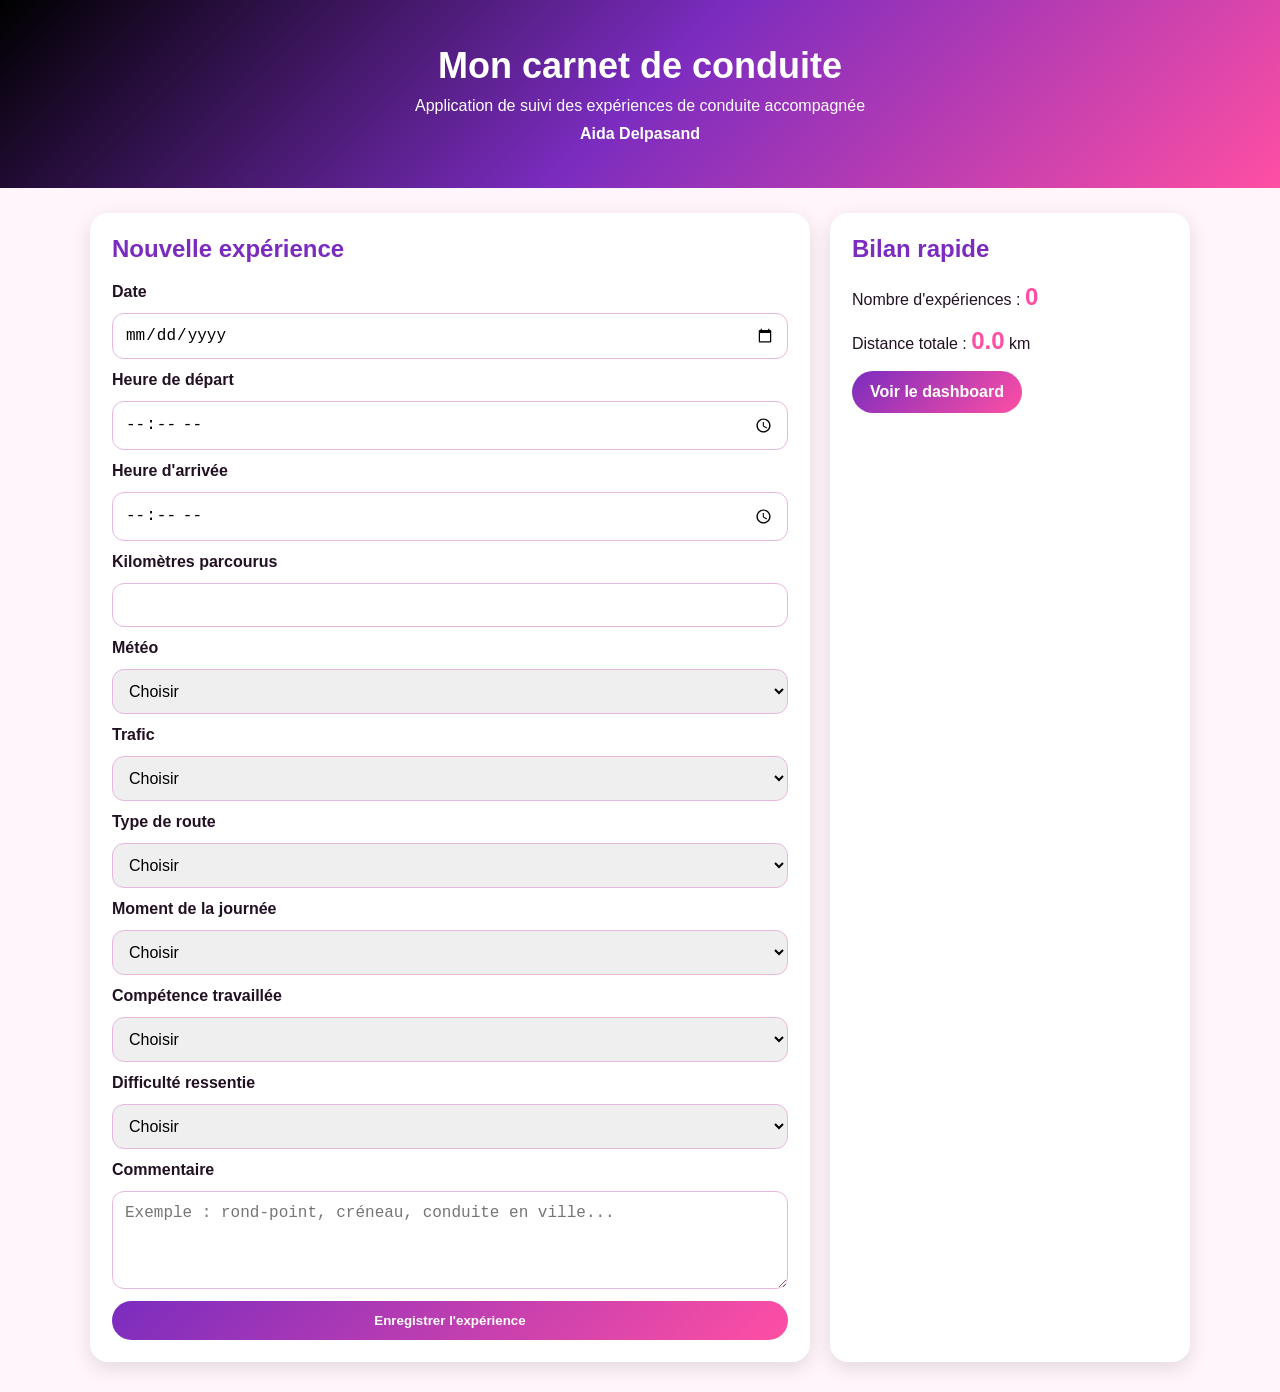
<file: index.html>
<!DOCTYPE html>
<html lang="fr">

<head>
    <meta charset="UTF-8">
    <meta name="viewport" content="width=device-width, initial-scale=1.0">
    <title>Mon carnet de conduite</title>

    <link rel="stylesheet" href="style.css">

    <script src="donnees.js" defer></script>
    <script src="script.js" defer></script>
</head>

<body>

    <header class="hero">
        <h1>Mon carnet de conduite</h1>

        <p>
            Application de suivi des expériences de conduite accompagnée
        </p>

        <p class="student">
            Aida Delpasand
        </p>
    </header>

    <main class="container">

        <section class="card">

            <h2>Nouvelle expérience</h2>

            <form id="formConduite">

                <label for="dateExperience">Date</label>
                <input type="date" id="dateExperience" required>

                <label for="heureDepart">Heure de départ</label>
                <input type="time" id="heureDepart" required>

                <label for="heureArrivee">Heure d'arrivée</label>
                <input type="time" id="heureArrivee" required>

                <label for="kilometres">Kilomètres parcourus</label>
                <input type="number" id="kilometres" min="0.1" step="0.1" required>

                <label for="idMeteo">Météo</label>
                <select id="idMeteo" required>
                    <option value="">Choisir</option>
                </select>

                <label for="idTrafic">Trafic</label>
                <select id="idTrafic" required>
                    <option value="">Choisir</option>
                </select>

                <label for="idRoute">Type de route</label>
                <select id="idRoute" required>
                    <option value="">Choisir</option>
                </select>

                <label for="idMoment">Moment de la journée</label>
                <select id="idMoment" required>
                    <option value="">Choisir</option>
                </select>

                <label for="idCompetence">Compétence travaillée</label>
                <select id="idCompetence" required>
                    <option value="">Choisir</option>
                </select>

                <label for="idDifficulte">Difficulté ressentie</label>
                <select id="idDifficulte" required>
                    <option value="">Choisir</option>
                </select>

                <label for="commentaire">Commentaire</label>
                <textarea id="commentaire" rows="4" placeholder="Exemple : rond-point, créneau, conduite en ville..."></textarea>

                <button type="button" id="btnEnregistrer">
                    Enregistrer l'expérience
                </button>

            </form>

        </section>

        <section class="card">

            <h2>Bilan rapide</h2>

            <p>
                Nombre d'expériences :
                <span id="nombreExperiences">0</span>
            </p>

            <p>
                Distance totale :
                <span id="distanceTotale">0</span>
                km
            </p>

            <a href="dashboard.html">
                Voir le dashboard
            </a>

        </section>

    </main>

</body>

</html>
</file>
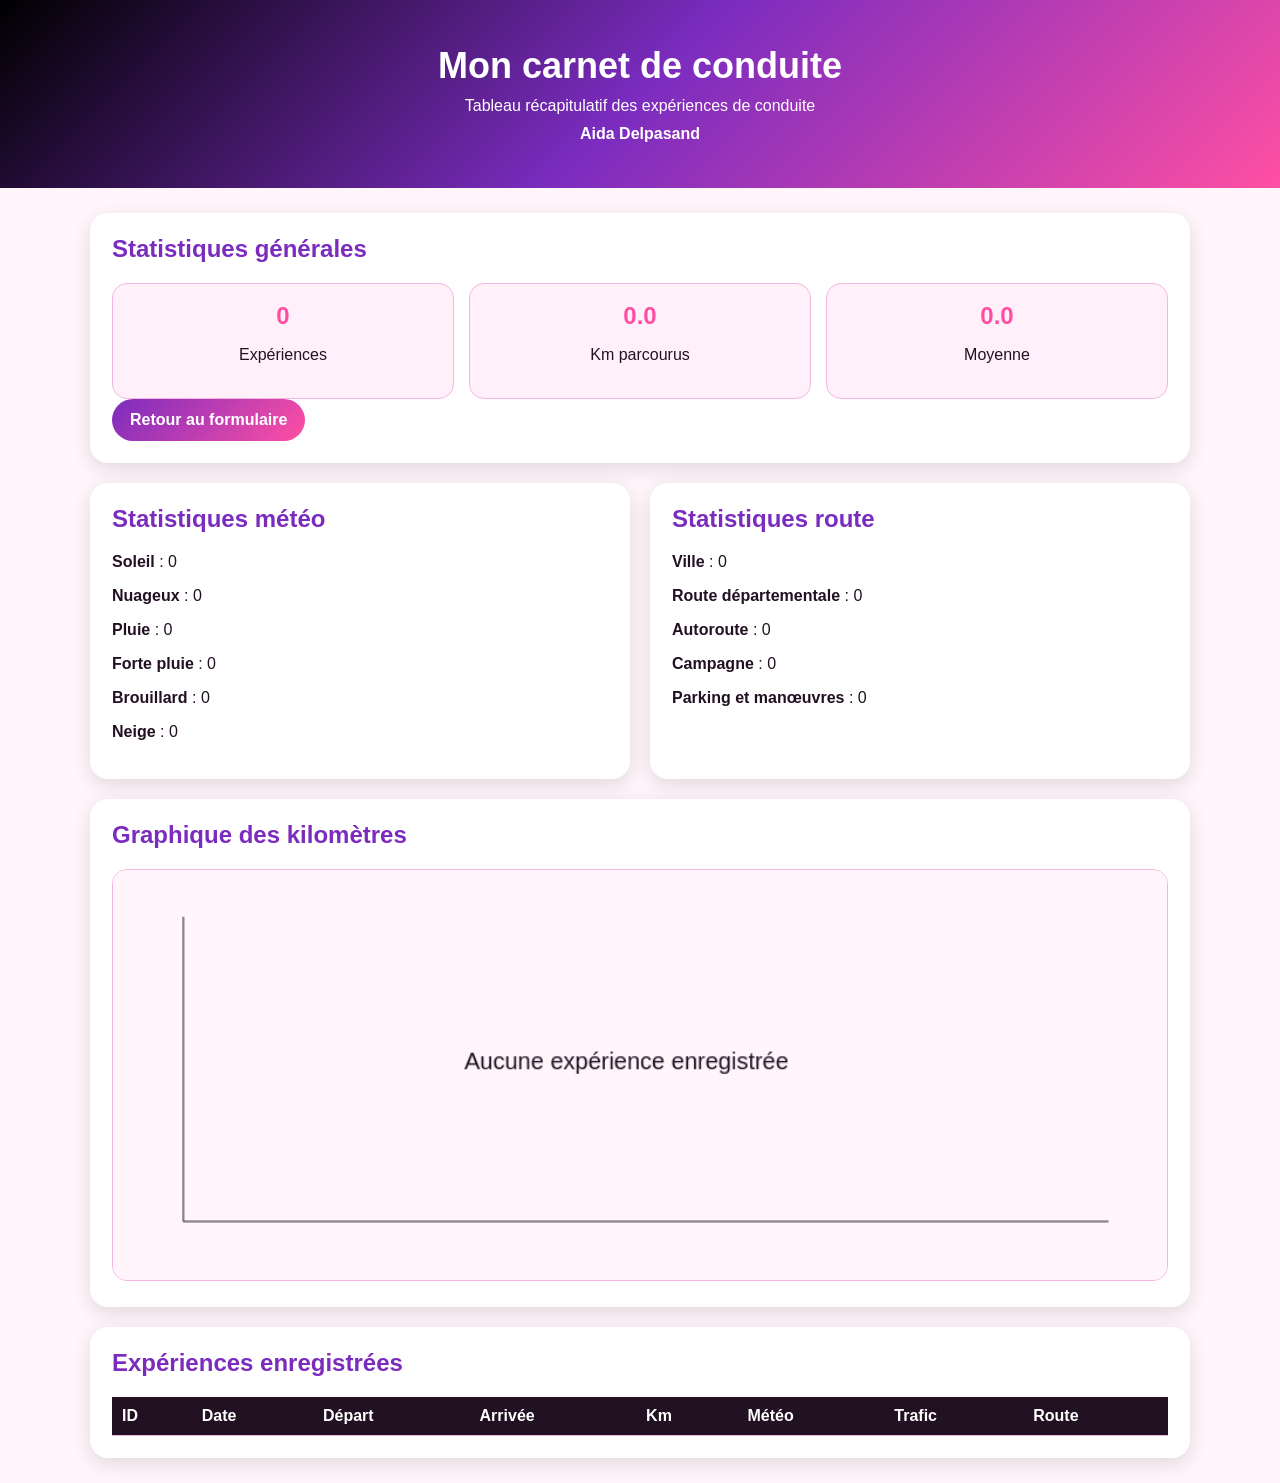
<file: dashboard.html>
<!DOCTYPE html>
<html lang="fr">

<head>
    <meta charset="UTF-8">
    <meta name="viewport" content="width=device-width, initial-scale=1.0">
    <title>Dashboard - Mon carnet de conduite</title>

    <link rel="stylesheet" href="style.css">

    <script src="donnees.js" defer></script>
    <script src="script.js" defer></script>
</head>

<body>

    <header class="hero">

        <h1>Mon carnet de conduite</h1>

        <p>
            Tableau récapitulatif des expériences de conduite
        </p>

        <p class="student">
            Aida Delpasand
        </p>

    </header>

    <main class="container dashboard">

        <section class="card full">

            <h2>Statistiques générales</h2>

            <div class="stats-grid">

                <div class="stat-box">
                    <span id="dashNombre">0</span>
                    <p>Expériences</p>
                </div>

                <div class="stat-box">
                    <span id="dashDistance">0</span>
                    <p>Km parcourus</p>
                </div>

                <div class="stat-box">
                    <span id="dashMoyenne">0</span>
                    <p>Moyenne</p>
                </div>

            </div>

            <a href="index.html">
                Retour au formulaire
            </a>

        </section>

        <section class="card">

            <h2>Statistiques météo</h2>

            <div id="statsMeteo"></div>

        </section>

        <section class="card">

            <h2>Statistiques route</h2>

            <div id="statsRoute"></div>

        </section>

        <section class="card full">

            <h2>Graphique des kilomètres</h2>

            <canvas
                id="graphDistance"
                width="900"
                height="350">
            </canvas>

        </section>

        <section class="card full">

            <h2>Expériences enregistrées</h2>

            <div class="table-wrapper">

                <table>

                    <thead>

                        <tr>
                            <th>ID</th>
                            <th>Date</th>
                            <th>Départ</th>
                            <th>Arrivée</th>
                            <th>Km</th>
                            <th>Météo</th>
                            <th>Trafic</th>
                            <th>Route</th>
                        </tr>

                    </thead>

                    <tbody id="tableExperiences">

                    </tbody>

                </table>

            </div>

        </section>

    </main>

</body>

</html>
</file>
<file: style.css>
* {
    box-sizing: border-box;
}

body {
    margin: 0;
    font-family: Arial, Helvetica, sans-serif;
    background: #fff5fb;
    color: #221122;
}

.hero {
    background: linear-gradient(135deg, #000000, #7b2cbf, #ff4fa3);
    color: white;
    text-align: center;
    padding: 45px 20px;
}

.hero h1 {
    margin: 0;
    font-size: 36px;
}

.hero p {
    margin: 10px 0 0;
}

.student {
    font-weight: bold;
}

.container {
    width: 92%;
    max-width: 1100px;
    margin: 25px auto;
    display: grid;
    grid-template-columns: 2fr 1fr;
    gap: 20px;
}

.card {
    background: white;
    padding: 22px;
    border-radius: 18px;
    box-shadow: 0 6px 20px rgba(0, 0, 0, 0.12);
}

.card h2 {
    color: #7b2cbf;
    margin-top: 0;
}

form {
    display: grid;
    gap: 12px;
}

label {
    font-weight: bold;
}

input,
select,
textarea {
    width: 100%;
    padding: 12px;
    border: 1px solid #e8b7dd;
    border-radius: 12px;
    font-size: 16px;
}

input:focus,
select:focus,
textarea:focus {
    outline: 3px solid #ffd1ec;
    border-color: #ff4fa3;
}

button,
a {
    display: inline-block;
    background: linear-gradient(135deg, #7b2cbf, #ff4fa3);
    color: white;
    padding: 12px 18px;
    border: none;
    border-radius: 25px;
    text-decoration: none;
    font-weight: bold;
    cursor: pointer;
    text-align: center;
}

button:hover,
a:hover {
    opacity: 0.9;
}

#nombreExperiences,
#distanceTotale,
#dashNombre,
#dashDistance,
#dashMoyenne {
    color: #ff4fa3;
    font-weight: bold;
    font-size: 24px;
}

.dashboard {
    grid-template-columns: 1fr 1fr;
}

.full {
    grid-column: 1 / -1;
}

.stats-grid {
    display: grid;
    grid-template-columns: repeat(3, 1fr);
    gap: 15px;
}

.stat-box {
    background: #fff0fa;
    border: 1px solid #f3b6e0;
    padding: 18px;
    border-radius: 15px;
    text-align: center;
}

.stats-list p {
    background: #fff0fa;
    border: 1px solid #f3b6e0;
    padding: 12px;
    border-radius: 12px;
}

.table-wrapper {
    overflow-x: auto;
}

table {
    width: 100%;
    min-width: 1000px;
    border-collapse: collapse;
}

th,
td {
    padding: 10px;
    border-bottom: 1px solid #f3b6e0;
    text-align: left;
}

th {
    background: #221122;
    color: white;
}

canvas {
    width: 100%;
    max-width: 100%;
    border: 1px solid #f3b6e0;
    border-radius: 15px;
    background: white;
}

.danger {
    background: #111111;
    margin-top: 15px;
}

footer {
    text-align: center;
    padding: 20px;
    color: #555;
}

@media (max-width: 800px) {
    .container,
    .dashboard {
        grid-template-columns: 1fr;
    }

    .stats-grid {
        grid-template-columns: 1fr;
    }

    .hero h1 {
        font-size: 28px;
    }
}
</file>
